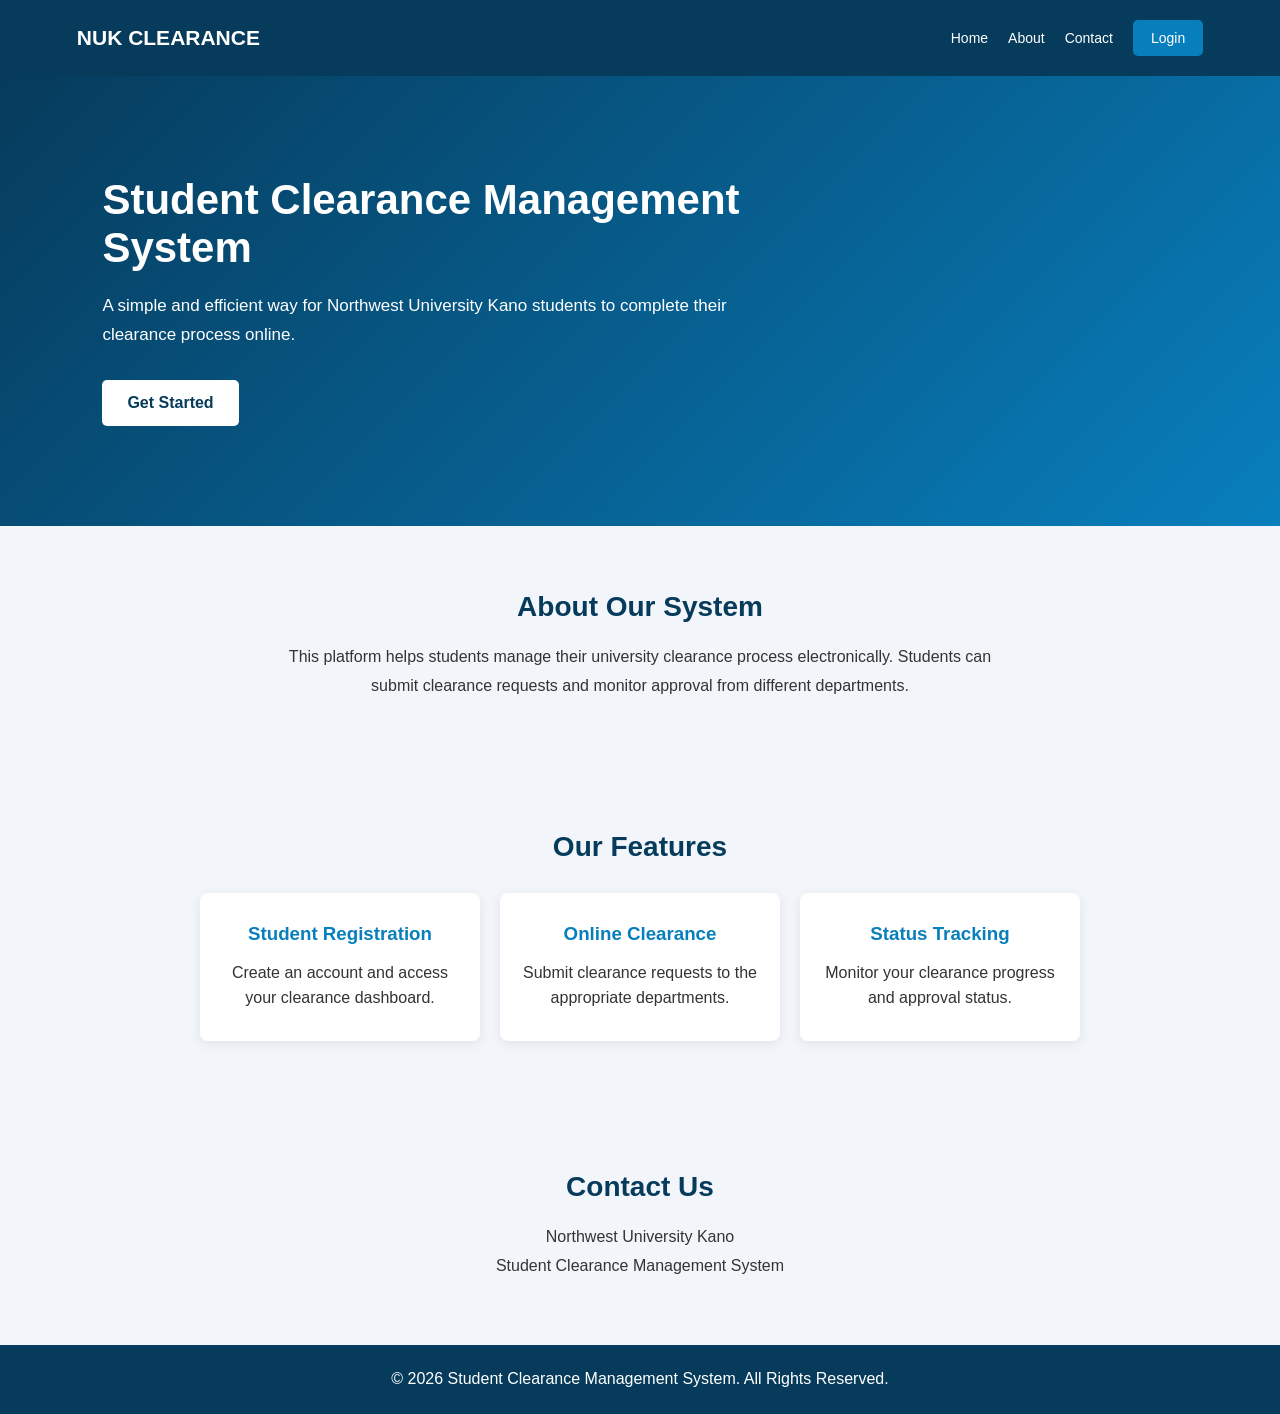
<file: index.html>
<!DOCTYPE html>
<html lang="en">
<head>
    <meta charset="UTF-8">
    <meta name="viewport" content="width=device-width, initial-scale=1.0">
    <title>Student Clearance Management System</title>
    <link rel="stylesheet" href="style.css">
</head>
<body>
<header>
  <div class="logo">NUK CLEARANCE</div>
  <nav>
    <a href="#home">Home</a>
    <a href="#about">About</a>
    <a href="#contact">Contact</a>
    <a href="login.html" class="login-btn">Login</a>
  </nav>
</header>

<section class="hero" id="home">
  <div class="hero-content">
    <h1>Student Clearance Management System</h1>
    <p>A simple and efficient way for Northwest University Kano students to complete their clearance process online.</p>
    <a href="register.html" class="main-btn">Get Started</a>
  </div>
</section>

<section class="about" id="about">
  <h2>About Our System</h2>
  <p>This platform helps students manage their university clearance process electronically. Students can submit clearance requests and monitor approval from different departments.</p>
</section>

<section class="services">
  <h2>Our Features</h2>
  
  <div class="cards">
    <div class="card">
      <h3>Student Registration</h3>
      <p>Create an account and access your clearance dashboard.</p>
    </div>
    
    <div class="card">
      <h3>Online Clearance</h3>
      <p>Submit clearance requests to the appropriate departments.</p>
    </div>
    
    <div class="card">
      <h3>Status Tracking</h3>
      <p>Monitor your clearance progress and approval status.</p>
    </div>
  </div>
</section>

<section class="contact" id="contact">
  <h2>Contact Us</h2>
  <p>Northwest University Kano</p>
  <p>Student Clearance Management System</p>
</section>

<footer>
  <p>&copy; 2026 Student Clearance Management System. All Rights Reserved.</p>
</footer>

<script src="script.js"></script>
</file>
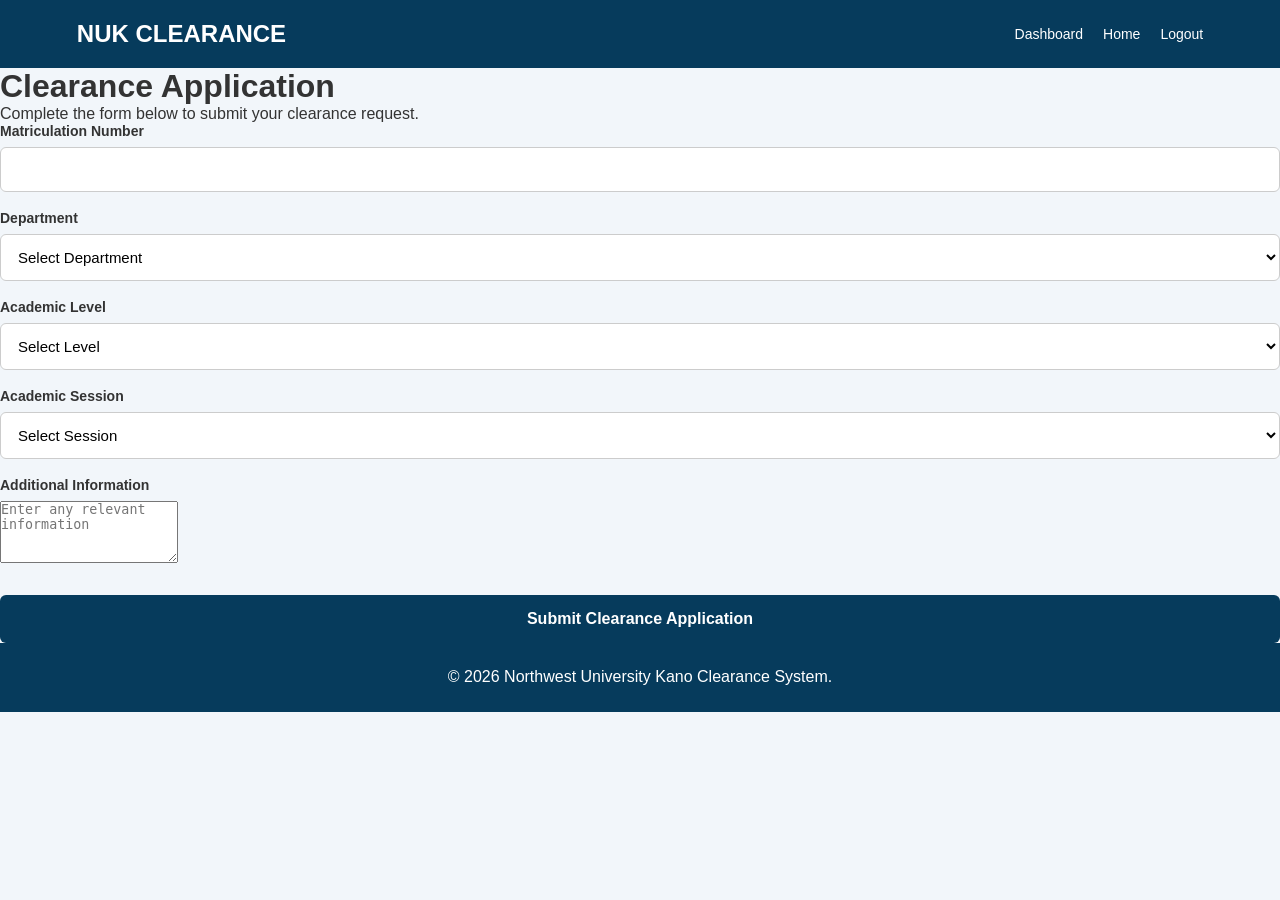
<file: clearance.html>
<!DOCTYPE html>
<html lang="en">
<head>
    <meta charset="UTF-8">
    <meta name="viewport" content="width=device-width, initial-scale=1.0">
    <title>Apply for Clearance - NUK</title>
    <link rel="stylesheet" href="style.css">
</head>
<body>
<header class="dashboard-header">
    <h2>NUK CLEARANCE</h2>
    <nav>
        <a href="dashboard.html">Dashboard</a>
        <a href="index.html">Home</a>
        <a href="login.html">Logout</a>
    </nav>
</header>
<main class="clearance-page">
    <h1>Clearance Application</h1>
    <p>Complete the form below to submit your clearance request.</p>
    <form id="clearanceForm" class="clearance-form">
        <div class="form-group">
            <label for="matric">Matriculation Number</label>
            <input type="text" id="matric" name="matric" required>
        </div>
        <div class="form-group">
            <label for="department">Department</label>
            <select id="department" name="department" required>
                <option value="">Select Department</option>
                <option value="Computer Science">Computer Science</option>
                <option value="Mathematics">Mathematics</option>
                <option value="Physics">Physics</option>
                <option value="Chemistry">Chemistry</option>
                <option value="Biology">Biology</option>
                <option value="Other">Other</option>
            </select>
        </div>
        <div class="form-group">
            <label for="level">Academic Level</label>
            <select id="level" name="level" required>
                <option value="">Select Level</option>
                <option value="100">100 Level</option>
                <option value="200">200 Level</option>
                <option value="300">300 Level</option>
                <option value="400">400 Level</option>
                <option value="500">500 Level</option>
            </select>
        </div>
        <div class="form-group">
            <label for="session">Academic Session</label>
            <select id="session" name="session" required>
                <option value="">Select Session</option>
                <option value="2025/2026">2025/2026</option>
                <option value="2026/2027">2026/2027</option>
            </select>
        </div>
        <div class="form-group">
            <label for="reason">Additional Information</label>
            <textarea id="reason" name="reason" rows="4" placeholder="Enter any relevant information"></textarea>
        </div>
        <button type="submit" class="register-btn">Submit Clearance Application</button>
        <p id="clearanceMessage"></p>
    </form>
</main>
<footer>
    <p>&copy; 2026 Northwest University Kano Clearance System.</p>
</footer>
<script src="script.js"></script>
</body>
</html>
</file>
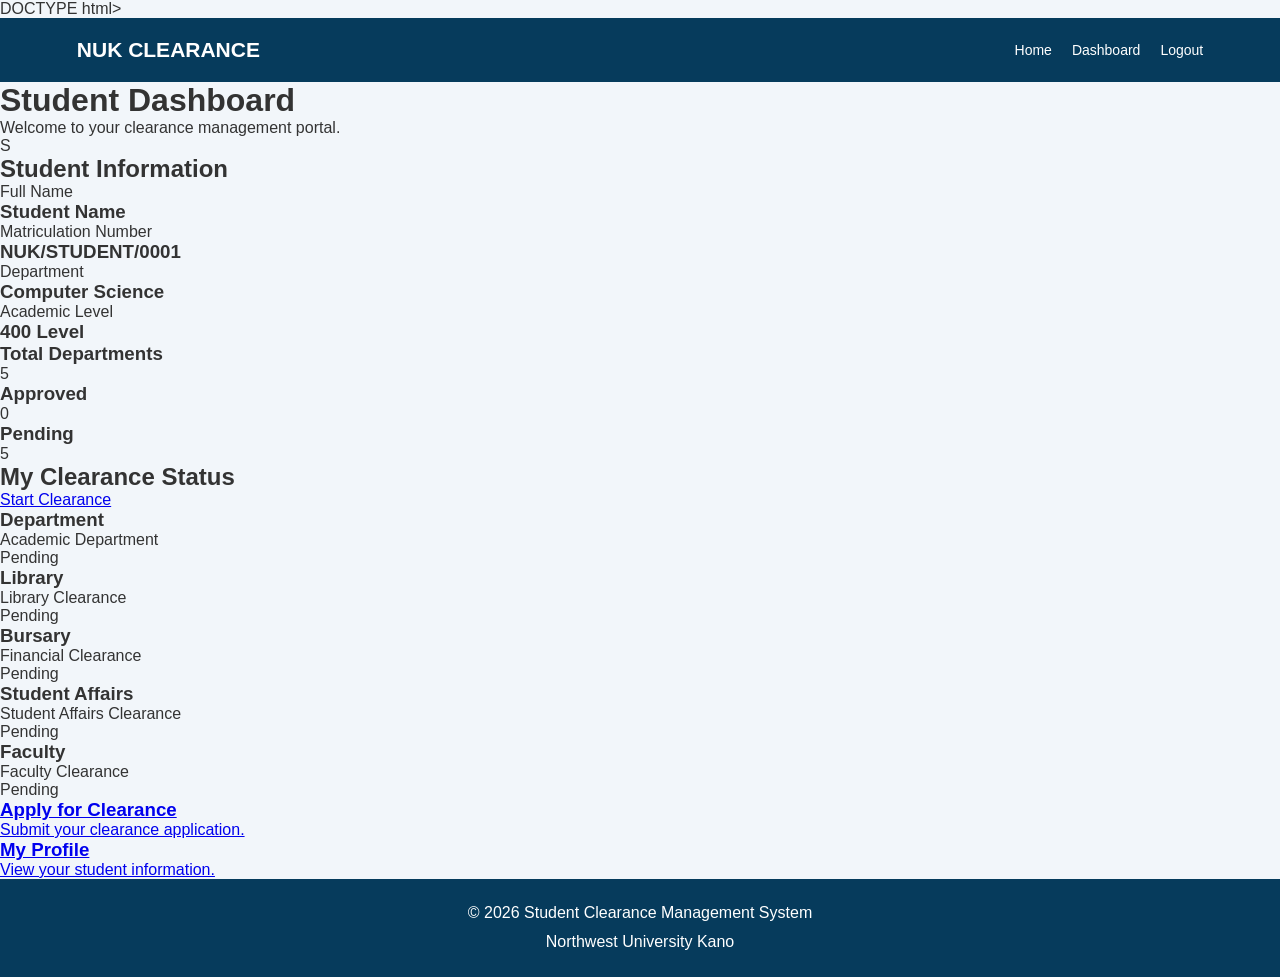
<file: dashboard.html>
DOCTYPE html>
<html lang="en">
<head>
    <meta charset="UTF-8">
    <meta name="viewport" content="width=device-width, initial-scale=1.0">
    <title>Student Dashboard - NUK</title>
    <link rel="stylesheet" href="style.css">
</head>
<body>
<header class="dashboard-header">
    <div class="logo">NUK CLEARANCE</div>
<nav>
    <a href="index.html">Home</a>
    <a href="dashboard.html">Dashboard</a>
    <a href="login.html">Logout</a>
</nav>
</header>
<main class="dashboard">
<div class="dashboard-welcome">
    <div>
        <h1>Student Dashboard</h1>
        <p>Welcome to your clearance management portal.</p>
    </div>
    <div class="student-avatar">S</div>
</div>
<section class="student-profile">
    <h2>Student Information</h2>
    <div class="profile-details">
        <div>
            <span>Full Name</span>
            <h3>Student Name</h3>
        </div>
        <div>
            <span>Matriculation Number</span>
            <h3>NUK/STUDENT/0001</h3>
        </div>
        <div>
            <span>Department</span>
            <h3>Computer Science</h3>
        </div>
        <div>
            <span>Academic Level</span>
            <h3>400 Level</h3>
        </div>
    </div>
</section>
<section class="statistics">
    <div class="stat-card">
        <h3>Total Departments</h3>
        <p>5</p>
    </div>
    <div class="stat-card">
        <h3>Approved</h3>
        <p>0</p>
    </div>
    <div class="stat-card">
        <h3>Pending</h3>
        <p>5</p>
    </div>
</section>
<section class="clearance-section">
    <div class="section-heading">
        <h2>My Clearance Status</h2>
        <a href="clearance.html" class="apply-btn">Start Clearance</a>
    </div>
    <div class="clearance-table">
        <div class="clearance-item">
            <div>
                <h3>Department</h3>
                <p>Academic Department</p>
            </div>
            <span class="pending">Pending</span>
        </div>
        <div class="clearance-item">
            <div>
                <h3>Library</h3>
                <p>Library Clearance</p>
            </div>
            <span class="pending">Pending</span>
        </div>
        <div class="clearance-item">
            <div>
                <h3>Bursary</h3>
                <p>Financial Clearance</p>
            </div>
            <span class="pending">Pending</span>
        </div>
        <div class="clearance-item">
            <div>
                <h3>Student Affairs</h3>
                <p>Student Affairs Clearance</p>
            </div>
            <span class="pending">Pending</span>
        </div>
        <div class="clearance-item">
            <div>
                <h3>Faculty</h3>
                <p>Faculty Clearance</p>
            </div>
            <span class="pending">Pending</span>
        </div>
    </div>
</section>
<section class="dashboard-actions">
    <a href="clearance.html" class="action-card">
        <h3>Apply for Clearance</h3>
        <p>Submit your clearance application.</p>
    </a>
    <a href="profile.html" class="action-card">
        <h3>My Profile</h3>
        <p>View your student information.</p>
    </a>
</section>
</main>
<footer>
    <p>&copy; 2026 Student Clearance Management System</p>
    <p>Northwest University Kano</p>
</footer>
<script src="script.js"></script>
</body>
</html>
</file>
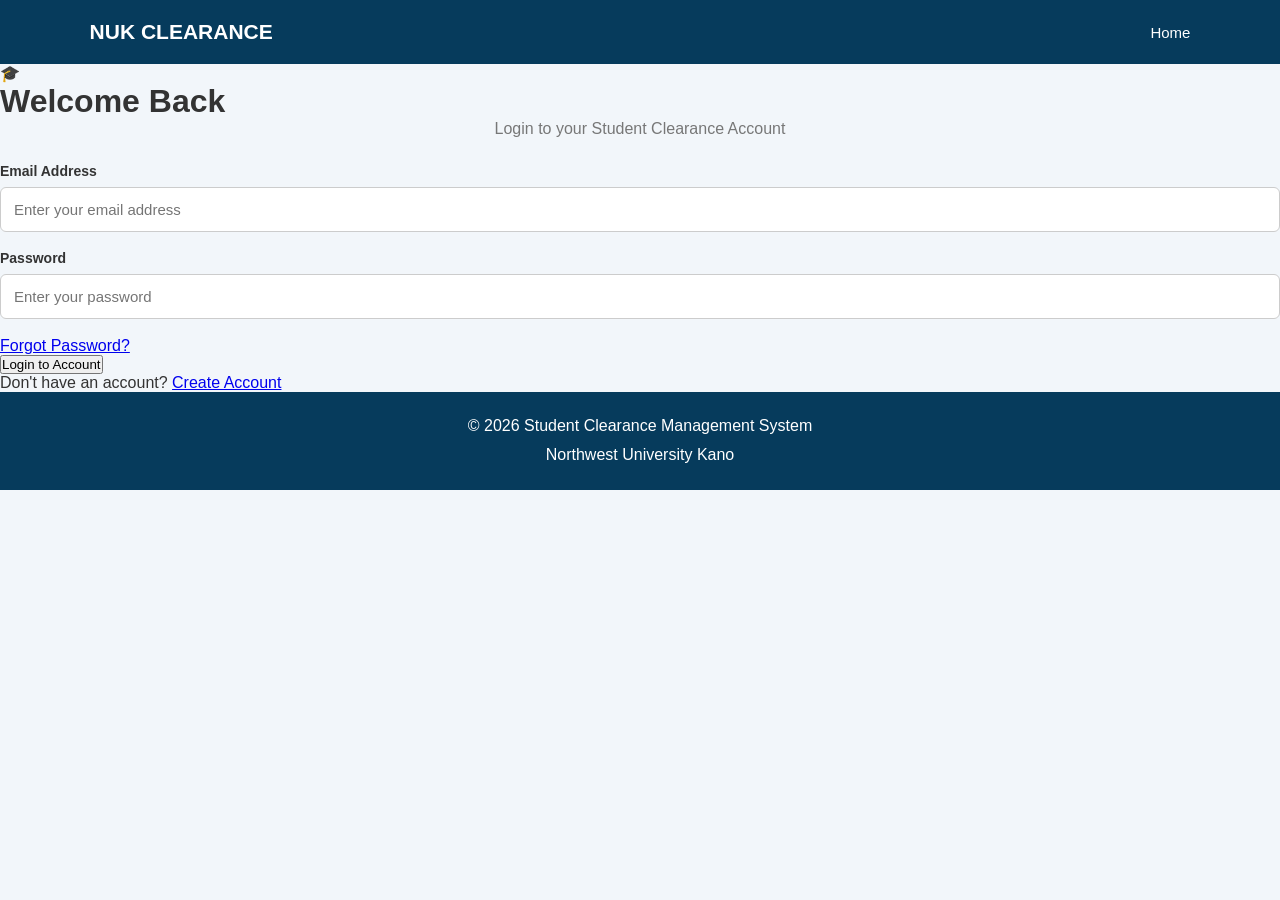
<file: login.html>
<!DOCTYPE html>
<html lang="en">
<head>
    <meta charset="UTF-8">
    <meta name="viewport" content="width=device-width, initial-scale=1.0">
    <title>Student Login - NUK</title>
    <link rel="stylesheet" href="style.css">
</head>
<body>
<header class="header">
    <h2>NUK CLEARANCE</h2>
    <a href="index.html">Home</a>
</header>
<main class="login-section">
<div class="login-container">
    <div class="login-icon">🎓</div>
    <h1>Welcome Back</h1>
    <p class="subtitle">
        Login to your Student Clearance Account
    </p>
    <form id="loginForm">
        <div class="form-group">
            <label for="email">Email Address</label>
            <input
                type="email"
                id="email"
                name="email"
                placeholder="Enter your email address"
                required>
        </div>
        <div class="form-group">
            <label for="password">Password</label>
            <input
                type="password"
                id="password"
                name="password"
                placeholder="Enter your password"
                required>
        </div>
        <div class="forgot-password">
            <a href="#">Forgot Password?</a>
        </div>
        <button type="submit" class="login-submit">
            Login to Account
        </button>
        <p id="loginMessage"></p>
    </form>
    <div class="register-link">
        Don't have an account?
        <a href="register.html">Create Account</a>
    </div>
</div>
</main>
<footer>
    <p>&copy; 2026 Student Clearance Management System</p>
    <p>Northwest University Kano</p>
</footer>
<script src="script.js"></script>
</body>
</html>
</file>
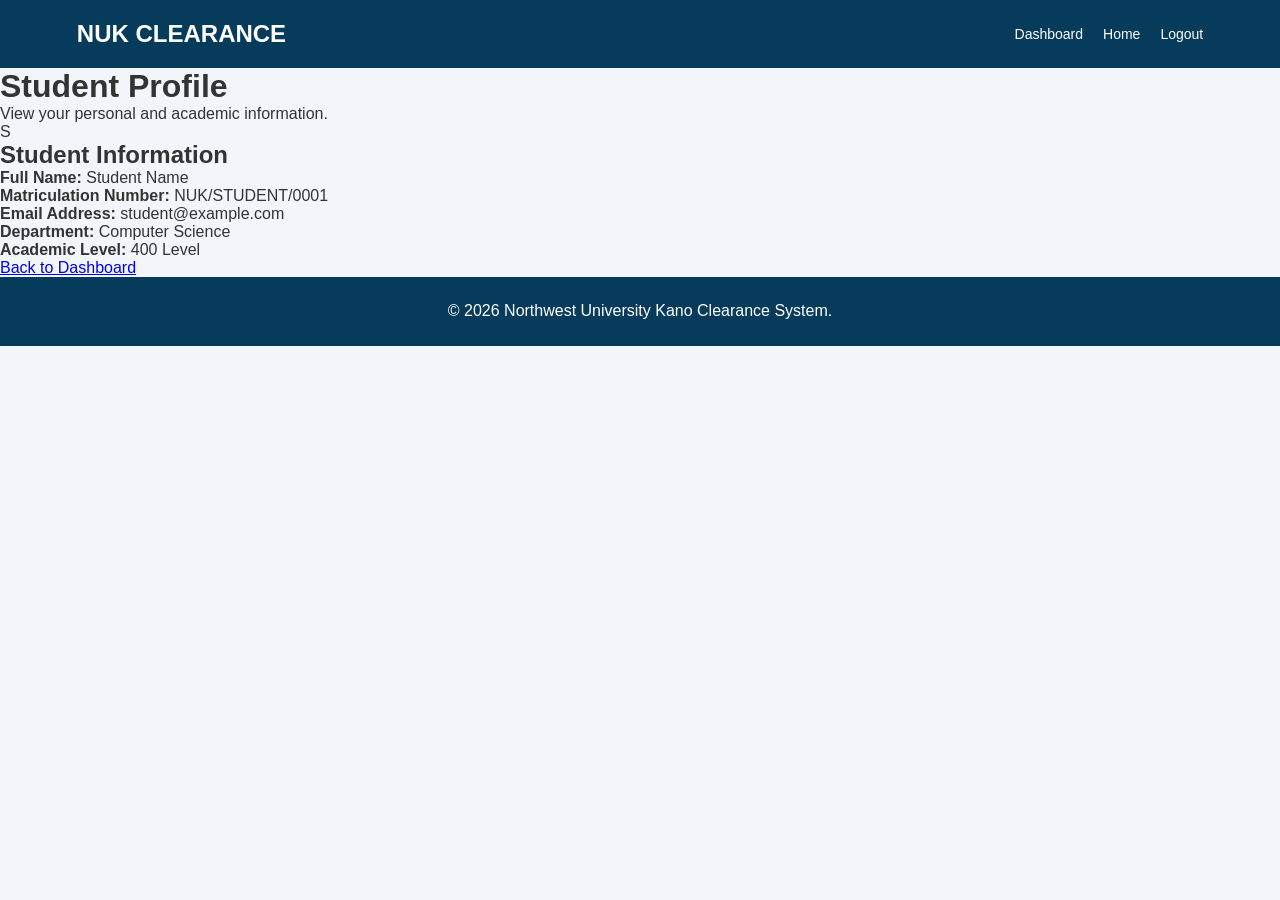
<file: profile.html>
<!DOCTYPE html>
<html lang="en">
<head>
    <meta charset="UTF-8">
    <meta name="viewport" content="width=device-width, initial-scale=1.0">
    <title>Student Profile - NUK Clearance</title>
    <link rel="stylesheet" href="style.css">
</head>
<body>

    <header class="dashboard-header">
        <h2>NUK CLEARANCE</h2>
        <nav>
            <a href="dashboard.html">Dashboard</a>
            <a href="index.html">Home</a>
            <a href="login.html">Logout</a>
        </nav>
    </header>

    <main class="profile-page">
        <h1>Student Profile</h1>
        <p>View your personal and academic information.</p>

        <section class="profile-card">
            <div class="profile-avatar">S</div>

            <h2>Student Information</h2>

            <div class="profile-detail">
                <strong>Full Name:</strong>
                <span>Student Name</span>
            </div>

            <div class="profile-detail">
                <strong>Matriculation Number:</strong>
                <span>NUK/STUDENT/0001</span>
            </div>

            <div class="profile-detail">
                <strong>Email Address:</strong>
                <span>student@example.com</span>
            </div>

            <div class="profile-detail">
                <strong>Department:</strong>
                <span>Computer Science</span>
            </div>

            <div class="profile-detail">
                <strong>Academic Level:</strong>
                <span>400 Level</span>
            </div>

            <a href="dashboard.html" class="profile-back">Back to Dashboard</a>
        </section>
    </main>

    <footer>
        <p>&copy; 2026 Northwest University Kano Clearance System.</p>
    </footer>

    <script src="script.js"></script>
</body>
</html>
</file>
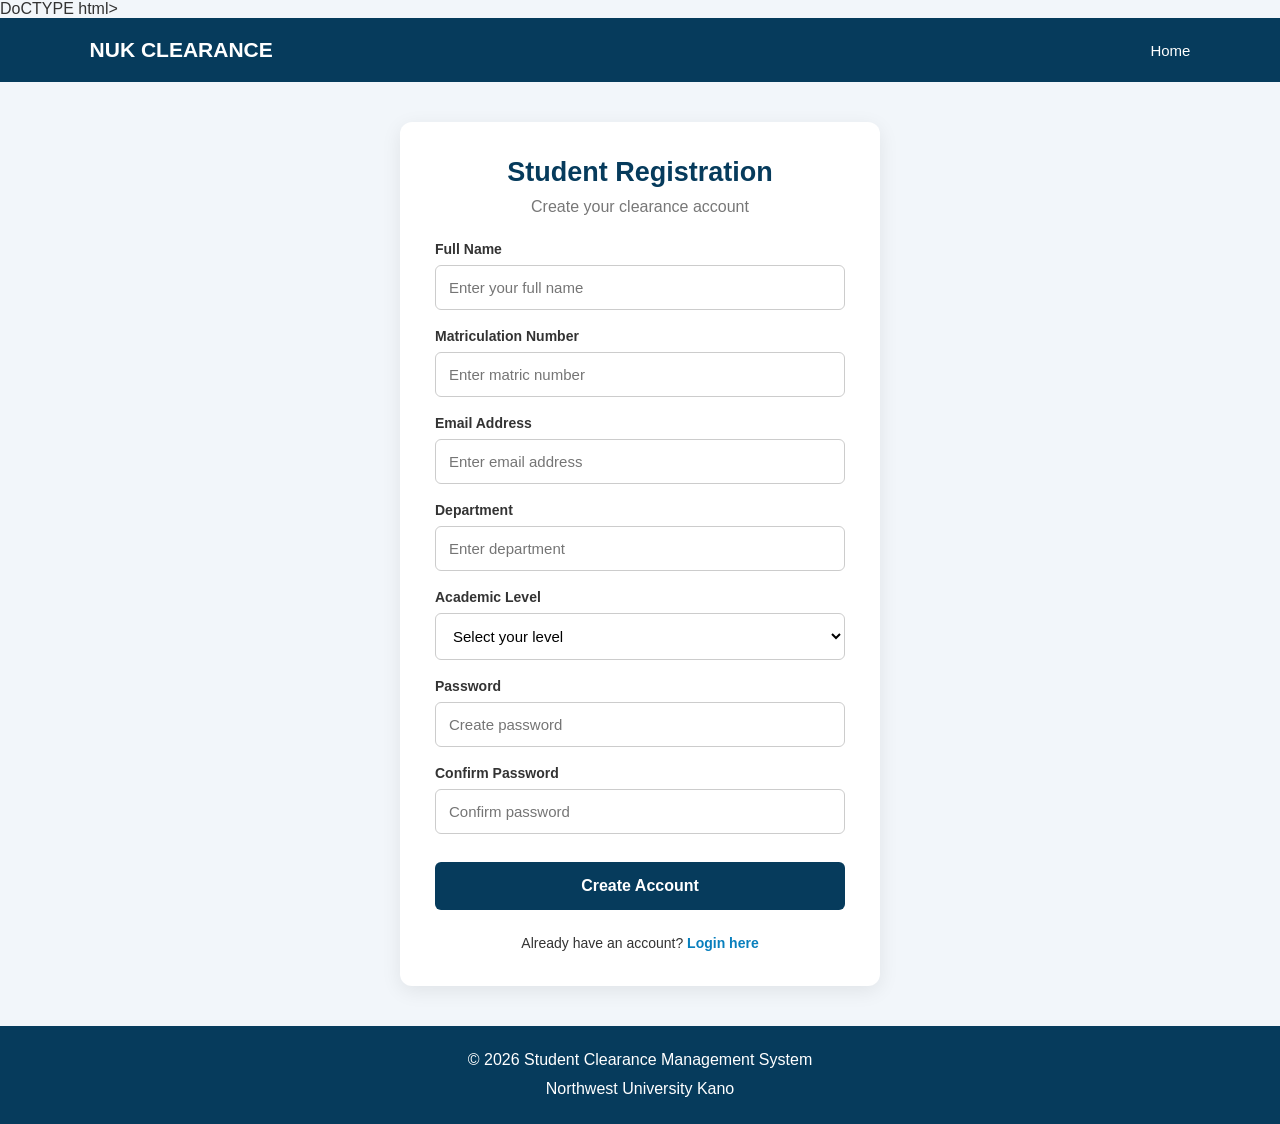
<file: register.html>
DoCTYPE html>
<html lang="en">
<head>
    <meta charset="UTF-8">
    <meta name="viewport" content="width=device-width, initial-scale=1.0">
    <title>Student Registration - NUK</title>
    <link rel="stylesheet" href="style.css">
</head>
<body>
<header class="header">
    <h2>NUK CLEARANCE</h2>
    <a href="index.html">Home</a>
</header>
<main class="register-section">
<div class="register-container">
  
  <h1>Student Registration</h1>
  <p class="subtitle">Create your clearance account</p>
  
  <form id="registerForm">
    
    <div class="form-group">
      <label for="fullname">Full Name</label>
      <input type="text" id="fullname" name="fullname" placeholder="Enter your full name" required>
    </div>
    
    <div class="form-group">
      <label for="matric">Matriculation Number</label>
      <input type="text" id="matric" name="matric" placeholder="Enter matric number" required>
    </div>
    
    <div class="form-group">
      <label for="email">Email Address</label>
      <input type="email" id="email" name="email" placeholder="Enter email address" required>
    </div>
    
    <div class="form-group">
      <label for="department">Department</label>
      <input type="text" id="department" name="department" placeholder="Enter department" required>
    </div>
    
    <div class="form-group">
      <label for="level">Academic Level</label>
      <select id="level" name="level" required>
        <option value="">Select your level</option>
        <option value="100">100 Level</option>
        <option value="200">200 Level</option>
        <option value="300">300 Level</option>
        <option value="400">400 Level</option>
        <option value="500">500 Level</option>
      </select>
    </div>
    
    <div class="form-group">
      <label for="password">Password</label>
      <input type="password" id="password" name="password" placeholder="Create password" minlength="8" required>
    </div>
    
    <div class="form-group">
      <label for="confirmPassword">Confirm Password</label>
      <input type="password" id="confirmPassword" name="confirmPassword" placeholder="Confirm password" required>
    </div>
    
    <button type="submit" class="register-btn">Create Account</button>
    
    <p id="registerMessage"></p>
    
  </form>
  
  <div class="login-link">
    Already have an account?
    <a href="login.html">Login here</a>
  </div>
  
</div>
</main>
<footer>
    <p>&copy; 2026 Student Clearance Management System</p>
    <p>Northwest University Kano</p>
</footer>
<script src="script.js"></script>
</body>

</html>
</file>
<file: style.css>
{
    margin: 0;
    padding: 0;
    box-sizing: border-box;
    }

body {
font-family: Arial, sans-serif;
background: #f5f7fa;
color: #333;
}

header {
background: #063b5c;
color: white;
padding: 20px 6%;
display: flex;
justify-content: space-between;
align-items: center;
flex-wrap: wrap;
}

.logo {
font-size: 21px;
font-weight: bold;
}

nav {
display: flex;
gap: 20px;
align-items: center;
}

nav a {
color: white;
text-decoration: none;
font-size: 14px;
}

.login-btn {
background: #087fbd;
padding: 10px 18px;
border-radius: 5px;
}

.hero {
min-height: 450px;
background: linear-gradient(135deg, #063b5c, #087fbd);
display: flex;
align-items: center;
padding: 60px 8%;
color: white;
}

.hero-content {
max-width: 650px;
}

.hero h1 {
font-size: 42px;
margin-bottom: 20px;
}

.hero p {
font-size: 17px;
line-height: 1.7;
margin-bottom: 30px;
}

.main-btn {
display: inline-block;
background: white;
color: #063b5c;
padding: 14px 25px;
border-radius: 5px;
text-decoration: none;
font-weight: bold;
}

.about, .services, .contact {
padding: 65px 8%;
text-align: center;
}

.about h2, .services h2, .contact h2 {
color: #063b5c;
margin-bottom: 20px;
font-size: 28px;
}

.about p, .contact p {
line-height: 1.8;
max-width: 750px;
margin: auto;
}

.cards {
display: flex;
justify-content: center;
gap: 20px;
flex-wrap: wrap;
margin-top: 30px;
}

.card {
background: white;
padding: 30px 20px;
border-radius: 8px;
width: 280px;
box-shadow: 0 3px 12px rgba(0,0,0,0.08);
}

.card h3 {
color: #087fbd;
margin-bottom: 15px;
}

.card p {
line-height: 1.6;
}

footer {
background: #063b5c;
color: white;
text-align: center;
padding: 22px;
}

@media (max-width: 600px){ }
header {
gap: 18px;
}
*{
    margin: 0;
    padding: 0;
    box-sizing: border-box;
}

body {
    font-family: Arial, sans-serif;
    background: #f2f6fa;
    color: #333;
}

.header {
    background: #063b5c;
    color: white;
    padding: 20px 7%;
    display: flex;
    justify-content: space-between;
    align-items: center;
}

.header h2 {
    font-size: 21px;
}

.header a {
    color: white;
    text-decoration: none;
    font-size: 15px;
}

.register-section {
    min-height: 85vh;
    display: flex;
    justify-content: center;
    align-items: center;
    padding: 40px 15px;
}

.register-container {
    width: 100%;
    max-width: 480px;
    background: white;
    padding: 35px;
    border-radius: 12px;
    box-shadow: 0 5px 20px rgba(0, 0, 0, 0.08);
}

.register-container h1 {
    text-align: center;
    color: #063b5c;
    font-size: 27px;
    margin-bottom: 10px;
}

.subtitle {
    text-align: center;
    color: #777;
    margin-bottom: 25px;
}

.form-group {
    margin-bottom: 18px;
}

.form-group label {
    display: block;
    font-size: 14px;
    font-weight: bold;
    margin-bottom: 8px;
}

.form-group input,
.form-group select {
    width: 100%;
    padding: 13px;
    border: 1px solid #ccc;
    border-radius: 6px;
    font-size: 15px;
    background: white;
}

.form-group input:focus,
.form-group select:focus {
    outline: none;
    border-color: #087fbd;
}

.register-btn {
    width: 100%;
    padding: 15px;
    background: #063b5c;
    color: white;
    border: none;
    border-radius: 6px;
    font-size: 16px;
    font-weight: bold;
    cursor: pointer;
    margin-top: 10px;
}

.register-btn:hover {
    background: #087fbd;
}

#registerMessage {
    text-align: center;
    margin-top: 12px;
}

.login-link {
    text-align: center;
    margin-top: 25px;
    font-size: 14px;
}

.login-link a {
    color: #087fbd;
    font-weight: bold;
    text-decoration: none;
}

footer {
    background: #063b5c;
    color: white;
    text-align: center;
    padding: 20px;
    line-height: 1.8;
}

@media (max-width: 480px) {
    .register-container {
        padding: 25px 18px;
    }
.register-container h1 .login-section {
    min-height: 85vh;
    display: flex;
    justify-content: center;
    align-items: center;
    padding: 40px 15px;
}

.login-container {
    width: 100%;
    max-width: 450px;
    background: white;
    padding: 40px 30px;
    border-radius: 12px;
    box-shadow: 0 5px 20px rgba(0, 0, 0, 0.08);
}

.login-icon {
    text-align: center;
    font-size: 45px;
    margin-bottom: 15px;
}

.login-container h1 {
    text-align: center;
    color: #063b5c;
    font-size: 28px;
    margin-bottom: 10px;
}

.login-container .subtitle {
    text-align: center;
    color: #777;
    margin-bottom: 30px;
}

.forgot-password {
    text-align: right;
    margin-top: 10px;
}

.forgot-password a {
    color: #087fbd;
    text-decoration: none;
    font-size: 13px;
}

.login-submit {
    width: 100%;
    padding: 15px;
    margin-top: 25px;
    background: #063b5c;
    color: white;
    border: none;
    border-radius: 6px;
    font-size: 16px;
    font-weight: bold;
    cursor: pointer;
}

.login-submit:hover {
    background: #087fbd;
}

.register-link {
    text-align: center;
    margin-top: 25px;
    font-size: 14px;
}

.register-link a {
    color: #087fbd;
    text-decoration: none;
    font-weight: bold;
}

#loginMessage {
    text-align: center;
    margin-top: 15px;
}

@media (max-width: 480px) {
    .login-container {
        padding: 30px 20px;
    }
}
.dashboard-header {
background: #063b5c;
color: white;
padding: 20px 6%;
display: flex;
justify-content: space-between;
align-items: center;
flex-wrap: wrap;
gap: 15px;
}

.dashboard-header nav {
display: flex;
gap: 20px;
}

.dashboard-header nav a {
color: white;
text-decoration: none;
font-size: 14px;
}

.dashboard {
max-width: 1150px;
margin: auto;
padding: 35px 20px;
}

.dashboard-welcome {
display: flex;
justify-content: space-between;
align-items: center;
margin-bottom: 30px;
}

.dashboard-welcome h1 {
color: #063b5c;
margin-bottom: 10px;
}

.dashboard-welcome p {
color: #777;
}

.student-avatar {
width: 55px;
height: 55px;
background: #087fbd;
color: white;
border-radius: 50%;
display: flex;
align-items: center;
justify-content: center;
font-size: 25px;
font-weight: bold;
}

.student-profile {
background: white;
padding: 25px;
border-radius: 10px;
box-shadow: 0 3px 12px rgba(0,0,0,0.05);
}

.student-profile h2 {
color: #063b5c;
margin-bottom: 25px;
}

.profile-details {
display: grid;
grid-template-columns: repeat(2, 1fr);
gap: 25px;
}

.profile-details span {
color: #888;
font-size: 13px;
}

.profile-details h3 {
color: #333;
margin-top: 8px;
font-size: 16px;
}

.statistics {
display: grid;
grid-template-columns: repeat(3, 1fr);
gap: 20px;
margin: 30px 0;
}

.stat-card {
background: white;
padding: 25px;
border-radius: 10px;
box-shadow: 0 3px 12px rgba(0,0,0,0.05);
text-align: center;
}

.stat-card h3 {
color: #777;
font-size: 14px;
}

.stat-card p {
color: #087fbd;
font-size: 30px;
font-weight: bold;
margin-top: 15px;
}

.clearance-section {
background: white;
padding: 25px;
border-radius: 10px;
box-shadow: 0 3px 12px rgba(0,0,0,0.05);
}

.section-heading {
display: flex;
justify-content: space-between;
align-items: center;
gap: 15px;
margin-bottom: 25px;
flex-wrap: wrap;
}

.section-heading h2 {
color: #063b5c;
}

.apply-btn {
background: #063b5c;
color: white;
padding: 12px 18px;
border-radius: 5px;
text-decoration: none;
font-size: 13px;
}

.clearance-item {
display: flex;
justify-content: space-between;
align-items: center;
padding: 18px 0;
border-bottom: 1px solid #eee;
gap: 10px;
}

.clearance-item h3 {
color: #333;
font-size: 15px;
}

.clearance-item p {
color: #888;
font-size: 13px;
margin-top: 6px;
}

.pending {
background: #fff3cd;
color: #856404;
padding: 8px 13px;
border-radius: 20px;
font-size: 12px;
}

.dashboard-actions {
display: grid;
grid-template-columns: repeat(2, 1fr);
gap: 20px;
margin: 30px 0;
}

.action-card {
background: white;
padding: 25px;
border-radius: 10px;
text-decoration: none;
box-shadow: 0 3px 12px rgba(0,0,0,0.05);
}

.action-card h3 {
color: #087fbd;
margin-bottom: 10px;
}

.action-card p {
color: #777;
font-size: 14px;
}

@media (max-width: 600px) {
.dashboard-header {
flex-direction: column;
align-items: flex-start;
}

.dashboard-header nav {
    gap: 13px;
}
.profile-details {
    grid-template-columns: 1fr;
}
.statistics {
    grid-template-columns: 1fr;
}
.dashboard-actions {
    grid-template-columns: 1fr;
}
.dashboard-welcome h1 {
    font-size: 23px;
}
.clearance-section {
    padding: 18px;
}

}
.clearance-page {
    max-width: 750px;
    margin: 50px auto;
    padding: 20px;
}

.clearance-page h1 {
    color: #063b5c;
    text-align: center;
    margin-bottom: 10px;
}

.clearance-page>p {
    text-align: center;
    color: #666;
    margin-bottom: 30px;
}

.clearance-form {
    background: white;
    padding: 30px;
    border-radius: 10px;
    box-shadow: 0 3px 12px rgba(0, 0, 0, 0.08);
}

.clearance-form .form-group {
    margin-bottom: 20px;
}

.clearance-form label {
    display: block;
    margin-bottom: 8px;
    color: #063b5c;
    font-weight: bold;
}

.clearance-form input,
.clearance-form select,
.clearance-form textarea {
    width: 100%;
    padding: 12px;
    border: 1px solid #ccc;
    border-radius: 5px;
    font-size: 15px;
    box-sizing: border-box;
}

.clearance-form textarea {
    resize: vertical;
}

.clearance-form .register-btn {
    width: 100%;
    padding: 14px;
    background: #087fbd;
    color: white;
    border: none;
    border-radius: 5px;
    font-size: 16px;
    cursor: pointer;
}

.clearance-form .register-btn:hover {
    background: #063b5c;
}

@media (max-width: 600px) {
    .clearance-page {
        margin: 25px auto;
        padding: 15px;
    }
    
    .clearance-form {
        padding: 20px;
    }
}
.profile-page {
    max-width: 750px;
    margin: 50px auto;
    padding: 20px;
}

.profile-page h1 {
    text-align: center;
    color: #063b5c;
    margin-bottom: 10px;
}

.profile-page>p {
    text-align: center;
    color: #666;
    margin-bottom: 30px;
}

.profile-card {
    background: white;
    padding: 30px;
    border-radius: 10px;
    box-shadow: 0 3px 12px rgba(0, 0, 0, 0.08);
}

.profile-avatar {
    width: 80px;
    height: 80px;
    background: #087fbd;
    color: white;
    border-radius: 50%;
    display: flex;
    align-items: center;
    justify-content: center;
    font-size: 35px;
    margin: 0 auto 20px;
}

.profile-card h2 {
    text-align: center;
    color: #063b5c;
    margin-bottom: 25px;
}

.profile-detail {
    display: flex;
    justify-content: space-between;
    gap: 15px;
    padding: 15px 0;
    border-bottom: 1px solid #eee;
}

.profile-detail strong {
    color: #063b5c;
}

.profile-detail span {
    color: #555;
    text-align: right;
}

.profile-back {
    display: block;
    background: #087fbd;
    color: white;
    text-align: center;
    padding: 13px;
    margin-top: 25px;
    border-radius: 5px;
    text-decoration: none;
}

.profile-back:hover {
    background: #063b5c;
}

@media (max-width: 600px) {
    .profile-page {
        margin: 25px auto;
        padding: 15px;
    }
    
    .profile-card {
        padding: 20px;
    }
    
    .profile-detail {
        flex-direction: column;
        gap: 5px;
    }
    
    .profile-detail span {
        text-align: left;
    }
}
</file>
